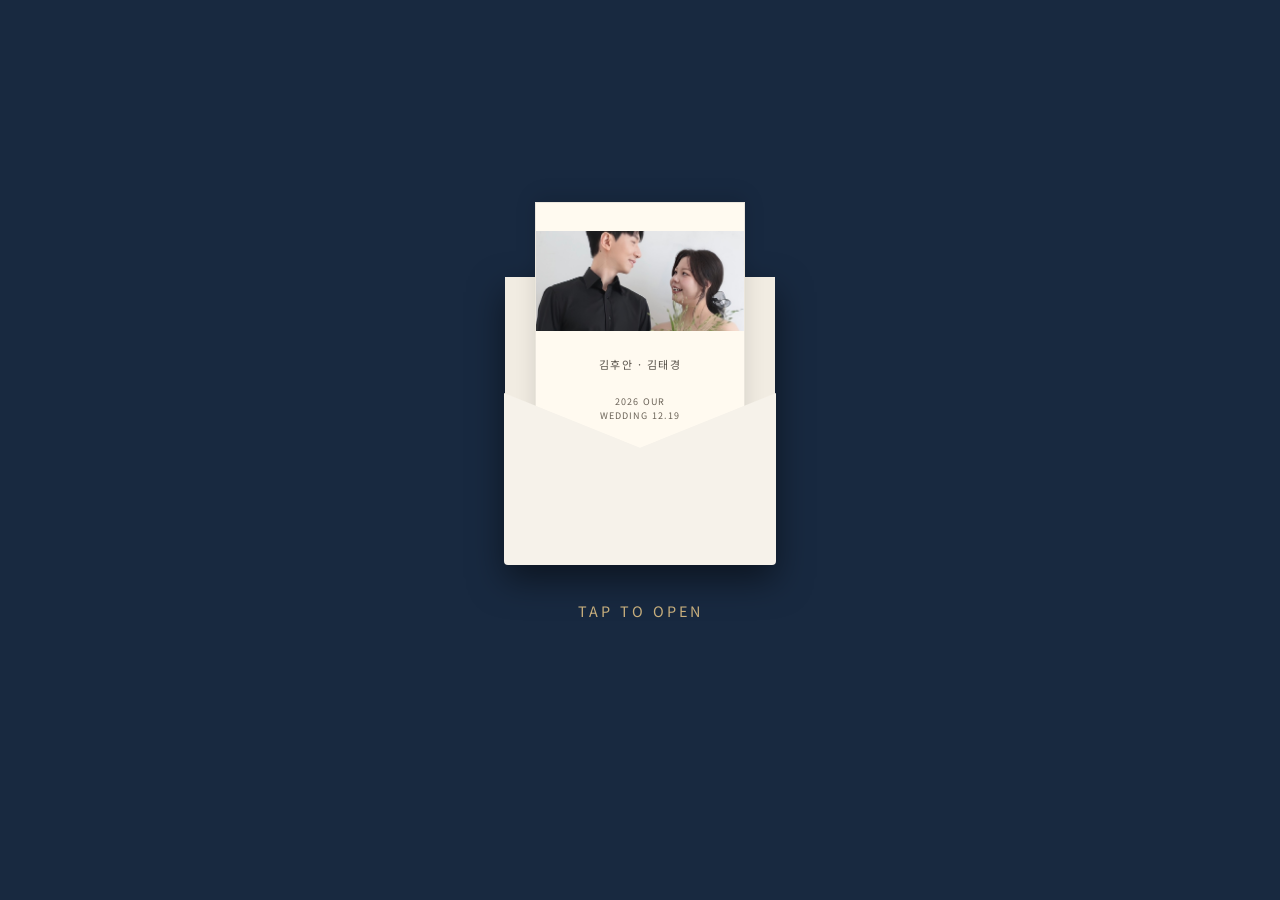
<file: index.html>
<!DOCTYPE html>
<html lang="ko">
<head>
    <script charset="UTF-8" class="daum_roughmap_loader_script" src="https://t1.kakaocdn.net/kakaomapweb/roughmap/loader/prod/roughmapLoader.js"></script>

  <meta charset="UTF-8">
  <meta name="viewport"
      content="width=device-width, initial-scale=1.0, maximum-scale=1.0, user-scalable=no">

  <!-- 🔻신랑 신부 이름 기입 -->
  <title>김후안 • 김태경 결혼합니다</title>
  <meta property="og:type" content="website">

                               <!-- 🔻신랑 신부 이름 기입 -->
  <meta property="og:title" content="김후안 ᰔ 김태경 결혼합니다">

                                               <!-- 🔻예식일시 홀이름 기입 -->
  <meta property="og:description" content="2026년 12월 19일 오후 12시 30분 | 더베르G 2층 단독홀">
<meta property="og:image" content="images/kakao-thumb.jpg?v=2">
<meta property="og:image:secure_url" content="images/kakao-thumb.jpg?v=2">
<meta property="og:image:type" content="image/jpeg">
<meta property="og:image:width" content="800">
<meta property="og:image:height" content="400">
 <link rel="preconnect" href="https://fonts.googleapis.com">
<link rel="preconnect" href="https://fonts.gstatic.com" crossorigin>
<link href="https://fonts.googleapis.com/css2?family=Nanum+Myeongjo:wght@400;700&family=Noto+Sans+KR:wght@300;400;500&display=swap" rel="stylesheet">

    <link rel="stylesheet" href="style.css">
</head>
<body>
  <div id="intro-overlay" class="loading" onclick="openEnvelope()">
    <div class="envelope-wrapper">
      <div class="envelope">
        <div class="letter-sheet card-style">

  <div class="card-photos">
    <img src="images/card-photo.jpg" alt="카드 사진">
  </div>

  <div class="card-names">

<!-- 🔻신랑 신부 영어 이름 기입 -->
    <span>김후안</span>
    <span>·</span>
    <span>김태경</span>
  </div>

  <div class="card-bottom">

<!-- 🔻예식일시 기입 -->
    <span>2026</span>
    <span>OUR<br>WEDDING</span>
    <span>12.19</span>
  </div>

</div>
      </div>
      <p class="click-notice">TAP TO OPEN</p>
    </div>
  </div>
  <div id="main-content">
    <div id="top-sticky-bar">
      <audio id="bgm" loop>
        <source src="music/bgm.mp3" type="audio/mp3">
      </audio>
      <button id="bgm-btn" onclick="toggleBgm()">🎵 Music Off</button>
    </div>
    <section class="main-cover">
      <div class="cover-text">
        <span class="wedding-title">THE WEDDING DAY</span>

                        <!-- 🔻신랑 신부 이름 기입 -->
        <h1 class="main-names">김후안 · 김태경</h1>
        <p class="main-date-place">

            <!-- 🔻예식일시 홀이름 기입 -->
          2026. 12. 19 토요일 오후 12시 30분<br>
          더베르G | 2층 단독홀
        </p>
      </div>
      <div class="main-photo-area">
        <img src="images/main.jpg" alt="메인 웨딩 사진" onerror="this.style.display='none';">
      </div>
    </section>
    <section class="countdown-timer-section">

                        <!-- 🔻신랑 신부 이름 기입 -->
      <div class="dday-title">김후안과 김태경의 결혼식까지</div>
      <div id="dday-counter" class="dday-badge">D-DAY 계산중...</div>
      <div class="timer-container">
        <div class="time-box"><span id="timer-days">00</span><label>DAYS</label></div>
        <div class="time-divider">:</div>
        <div class="time-box"><span id="timer-hours">00</span><label>HOURS</label></div>
        <div class="time-divider">:</div>
        <div class="time-box"><span id="timer-min">00</span><label>MIN</label></div>
        <div class="time-divider">:</div>
        <div class="time-box"><span id="timer-sec">00</span><label>SEC</label></div>
      </div>
    </section>
    <section class="content-section invitation-section">
      <span class="section-sub">INVITATION</span>
      <h2 class="section-title">소중한 분들을 초대합니다</h2>
      <div class="flower-deco"></div>
      <p class="invitation-text">

        <!-- 🔻인용문 작성 / <br> 한줄건너뛰기 -->
        "인생은 결국,<br>
        우리가 만나는 사람들의 이야기다."<br>
         영화『Before Sunrise』<br>
      </p>
      <div class="quote-photo">
    <img src="images/hand.jpg" alt="손 잡는 사진">
</div>
       <p class="invitation-text">

        <!-- 🔻인사문구 작성 -->
        수많은 우연 가운데<br>
        서로를 알아본 두 사람이<br>
        이제 평생 서로의 곁에 머물기로 했습니다.<br><br>
        저희 두 사람이 하나가 되는 뜻깊은 날,<br>
        귀한 걸음 하시어 저희의 새로운 시작을<br>
        따뜻한 마음으로 축복해 주시면 감사하겠습니다.
      </p>
      <div class="family-relations">

              <!-- 🔻혼주 성함과 신랑 신부 이름 기입 -->
        <p><b>김승남 · 양귀자</b> 의 장남 <span class="name-highlight">김후안</span></p>
        <p><b>김우회 · 김수영</b> 의 장녀 <span class="name-highlight">김태경</span></p>
      </div>
    </section>
   <section class="content-section calendar-section">
  <h3 id="calendar-month" class="calendar-month"></h3>

  <div class="mini-calendar">
    <div class="calendar-grid headers">
      <span>일</span>
      <span>월</span>
      <span>화</span>
      <span>수</span>
      <span>목</span>
      <span>금</span>
      <span>토</span>
    </div>

    <div id="calendar-days" class="calendar-grid days"></div>
  </div>
 
                       <!-- 🔻신랑 신부 이름 기입 -->
  <p class="countdown-text">후안 ᰔ 태경의 결혼식이 <b>달력에 표시된 날</b>에 진행됩니다.
  </p>
</section>

    <section class="content-section gallery-section">
      <span class="section-sub">GALLERY</span>
      <h2 class="section-title">우리의 아름다운 순간</h2>
      <p class="gallery-notice">사진을 클릭하면 크게 보실 수 있습니다.</p>
      <div class="gallery-container">
        <div class="gallery-item"><img src="images/photo1.jpg" alt="갤러리1" onclick="openModal(0)" onerror="this.parentNode.style.display='none';"></div>
        <div class="gallery-item"><img src="images/photo2.jpg" alt="갤러리2" onclick="openModal(1)" onerror="this.parentNode.style.display='none';"></div>
        <div class="gallery-item"><img src="images/photo3.jpg" alt="갤러리3" onclick="openModal(2)" onerror="this.parentNode.style.display='none';"></div>
         <div class="gallery-item"><img src="images/photo4.jpg" alt="갤러리4" onclick="openModal(3)" onerror="this.parentNode.style.display='none';"></div>
         <div class="gallery-item"><img src="images/photo5.jpg" alt="갤러리5" onclick="openModal(4)" onerror="this.parentNode.style.display='none';"></div>
         <div class="gallery-item"><img src="images/photo6.jpg" alt="갤러리6" onclick="openModal(5)" onerror="this.parentNode.style.display='none';"></div>
         <div class="gallery-item"><img src="images/photo7.jpg" alt="갤러리7" onclick="openModal(6)" onerror="this.parentNode.style.display='none';"></div>
         <div class="gallery-item"><img src="images/photo8.jpg" alt="갤러리8" onclick="openModal(7)" onerror="this.parentNode.style.display='none';"></div>
         <div class="gallery-item"><img src="images/photo9.jpg" alt="갤러리9" onclick="openModal(8)" onerror="this.parentNode.style.display='none';"></div>
         <div class="gallery-item"><img src="images/photo10.jpg" alt="갤러리10" onclick="openModal(9)" onerror="this.parentNode.style.display='none';"></div>
         <div class="gallery-item"><img src="images/photo11.jpg" alt="갤러리11" onclick="openModal(10)" onerror="this.parentNode.style.display='none';"></div>
         <div class="gallery-item"><img src="images/photo12.jpg" alt="갤러리12" onclick="openModal(11)" onerror="this.parentNode.style.display='none';"></div>
         <div class="gallery-item"><img src="images/photo13.jpg" alt="갤러리13" onclick="openModal(12)" onerror="this.parentNode.style.display='none';"></div>
         <div class="gallery-item"><img src="images/photo14.jpg" alt="갤러리14" onclick="openModal(13)" onerror="this.parentNode.style.display='none';"></div>
         <div class="gallery-item"><img src="images/photo15.jpg" alt="갤러리15" onclick="openModal(14)" onerror="this.parentNode.style.display='none';"></div>

<!-- 🔻현재 사진이 9장으로 되어있습니다 / 사진 더 추가시 아래의 <div ~ </div> 까지를 복사 붙여넣기 후
photo번호, 갤러리번호, openModal(번호) 총 3개를 꼭 변경해주세요 -->

         

<!-- 🔻아래에 연결해서 붙여넣기 해주세요 -->

            </div>
        </section>
    <section class="content-section location-section">
      <span class="section-sub">LOCATION</span>
      <h2 class="section-title">오시는 길</h2>
      <div class="map-area">
        <div id="daumRoughmapContainer1790590169029" class="root_daum_roughmap root_daum_roughmap_landing"></div>
      </div>
      <div class="location-details">
        <h3 class="hall-name">더베르G</h3>
        <div class="transport-info">

                  <!-- 🔻오시는 길 안내 문구 작성 -->
          <p><b>지하철</b> 2·5호선 영등포구청역 4번 출구에서 566m</p>
              <p><b>버 스</b> 서울시립청소년 문화센터[19-439] : 간선660<br>
              <span class="transport-indent">하이서울유스호스텔[19-127] : 일반 5</span><br>
              <span class="transport-indent">신화병원[19-121] : 좌석700, 간선605, 간선661, 간선760, 지선5616, 지선5714</span><br>
              <span class="transport-indent">삼환아파트[19-125] : 직행9030, 직행8000</span>
          </p>
          <p>
              <b>자가용</b> 네비게이션 [더베르G] 검색<br>
              <span class="transport-indent">국회대로 612 2층 / 당산동 34가 2-7</span><br>
              <span class="transport-indent">(주차 2시간 무료, 400대 주차 가능)</span>
          </p>  
          <p style="white-space: nowrap;"><b>셔틀버스</b> 영등포구청역 5번출구 뒷편 ⇔ 더베르G 주차장 입구 좌측</p>
        </div>
      </div>
     <div class="map-buttons">

                <!-- 🔻각 어플로 들어가서 공유하기 후 나오는 주소 복사 후 "https:// ~" 안에 붙여넣기 진행 -->
                <a href="https://place.map.kakao.com/344245328J" target="_blank" class="map-btn kakao">카카오맵</a>
                <a href="https://naver.me/FNIA9oNn" target="_blank" class="map-btn naver">네이버지도</a>
                <a href="https://tmap.life/eb239f11" target="_blank" class="map-btn tmap">T맵</a>
            </div>
        </section>
    <section class="content-section account-section">
      <span class="section-sub">INFORMATION</span>
      <h2 class="section-title">마음 전하실 곳</h2>
      <p class="account-intro">
        참석이 어려우신 분들을 위해 비대면으로나마<br>
        마음을 전하실 수 있도록 안내드립니다.<br>
        보내주신 정성 소중히 간직하겠습니다.<br><br>

       <!-- 🔻화환 가능하다면 아래 문구 삭제 해주세요 / </p>는 절대 삭제하면 안됨 -->
        
      </p>
      <div class="accordion-container">
        <div class="accordion-item">
          <button class="accordion-header" onclick="toggleAccordion(this)">
            <span>신랑측 계좌번호</span>
            <span class="arrow">▼</span>
          </button>
          <div class="accordion-content">
            <div class="account-row">

              <!-- 🔻신랑 계좌번호 기입 -->
              <span>신랑 | 김후안<br><b>우리은행 1002-734-137860</b></span>

                                                     <!-- 🔻신랑 계좌번호 기입 -->
              <button class="copy-btn" onclick="copyText('우리은행 1002-734-137860')">복사</button></div>


            <div class="account-row">
              <span>혼주 | 김승남<br><b>국민은행 047-05-0026-216</b></span>
              <button class="copy-btn" onclick="copyText('국민은행 047-05-0026-216')">복사</button></div>


            <div class="account-row">
              <span>혼주 | 양귀자<br><b>기업은행 081-071826-01-011</b></span>
              <button class="copy-btn" onclick="copyText('기업은행 081-071826-01-011')">복사</button></div>


            </div>
          </div>
        </div>
        <div class="accordion-container">
        <div class="accordion-item">
          <button class="accordion-header" onclick="toggleAccordion(this)">
            <span>신부측 계좌번호</span>
            <span class="arrow">▼</span>
          </button>
          <div class="accordion-content">
            <div class="account-row">

              <!-- 🔻신부 계좌번호 기입 -->
              <span>신부 | 김태경<br><b>하나은행 141-910247-17407</b></span>

                                                     <!-- 🔻신부 계좌번호 기입 -->
              <button class="copy-btn" onclick="copyText('하나은행 141-910247-17407')">복사</button></div>


            <div class="account-row">
              <span>혼주 | 김우회<br><b>하나은행 117-18-30885-4</b></span>
              <button class="copy-btn" onclick="copyText('하나은행 117-18-30885-4')">복사</button></div>


            <div class="account-row">
              <span>혼주 | 김수영<br><b>하나은행 374-19-00506-2</b></span>
              <button class="copy-btn" onclick="copyText('하나은행 374-19-00506-2')">복사</button></div>


          </div>
        </div>
      </div>
    </section>
    <footer class="wedding-footer">

     <!-- 🔻신랑 신부 이름 / 예식 날짜 기입 -->
      <p>김후안 ♡ 김태경 - 2026.12.19</p>
    </footer>
  </div>
  <div id="image-modal" class="modal" onclick="closeModal()">
    <span class="modal-close" onclick="closeModal()">&times;</span>
    <button class="modal-prev" onclick="event.stopPropagation(); changePhoto(-1)">‹</button>
    <img class="modal-content"
     id="modal-img"
     alt="확대 이미지"
     draggable="false"
     onclick="event.stopPropagation()">
    <div id="modal-counter" class="modal-counter"></div>
    <button class="modal-next" onclick="event.stopPropagation(); changePhoto(1)">›</button>
  </div>
  <script src="https://ssl.daumcdn.net/dmaps/map_js_init/roughmapLoader.js"></script>
  <script src="script.js"></script>
</body>
</html>
</file>
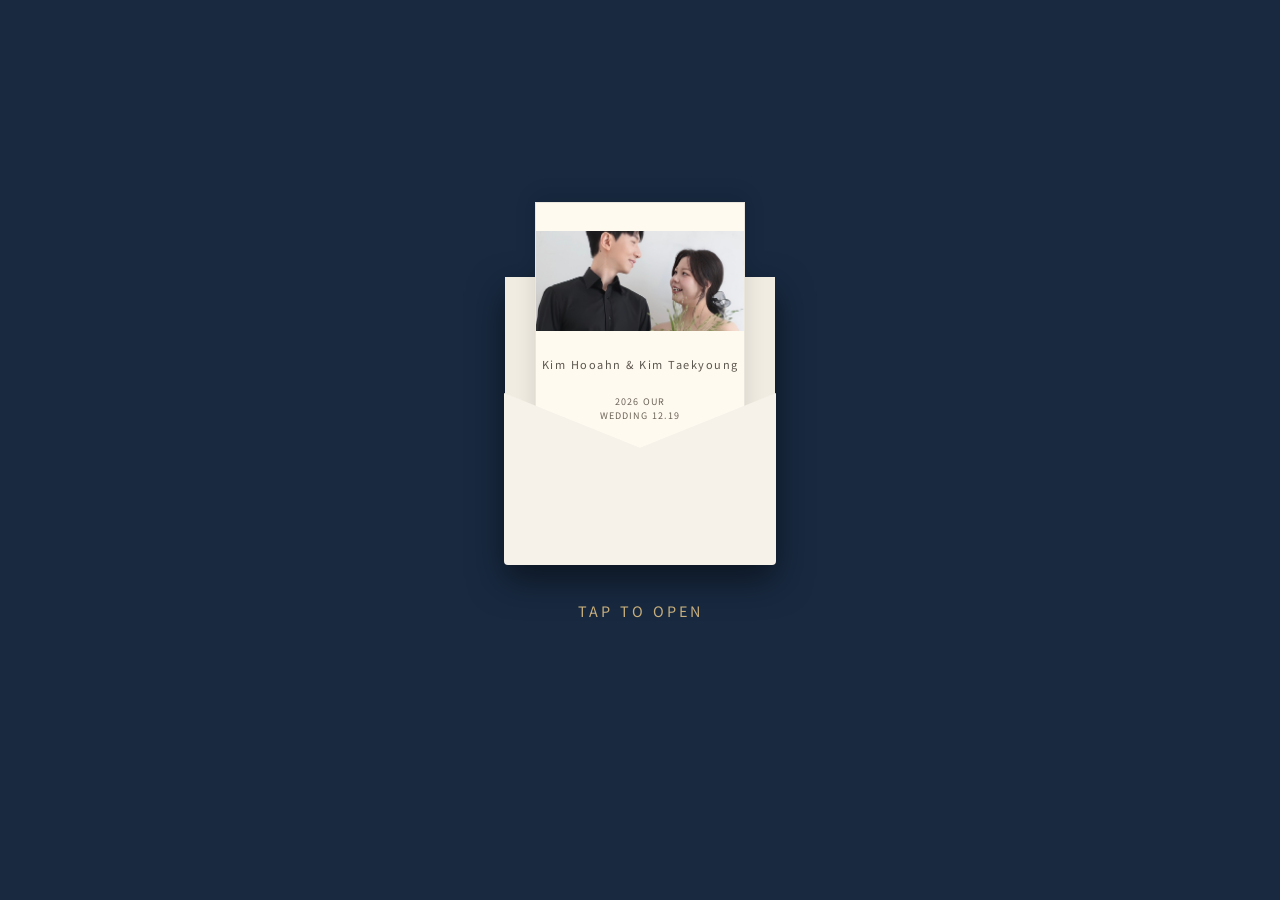
<file: online_viewer_net.html>
<!DOCTYPE html>
<html lang="ko">
<head>
  <meta charset="UTF-8">
  <meta name="viewport"
      content="width=device-width, initial-scale=1.0, maximum-scale=1.0, user-scalable=no">

  <!-- 🔻신랑 신부 이름 기입 -->
  <title>김후안 • 김태경 결혼합니다</title>
  <meta property="og:type" content="website">

                               <!-- 🔻신랑 신부 이름 기입 -->
  <meta property="og:title" content="김후안 ᰔ 김태경 결혼합니다">

                                               <!-- 🔻예식일시 홀이름 기입 -->
  <meta property="og:description" content="2026년 12월 19일 오후 12시 30분 | 더베르G 단독홀">
<meta property="og:image" content="images/kakao-thumb.jpg">
<meta property="og:image:secure_url" content="images/kakao-thumb.jpg">
<meta property="og:image:type" content="image/jpeg">
<meta property="og:image:width" content="800">
<meta property="og:image:height" content="400">
 <link rel="preconnect" href="https://fonts.googleapis.com">
<link rel="preconnect" href="https://fonts.gstatic.com" crossorigin>
<link href="https://fonts.googleapis.com/css2?family=Nanum+Myeongjo:wght@400;700&family=Noto+Sans+KR:wght@300;400;500&display=swap" rel="stylesheet">

    <link rel="stylesheet" href="style.css">
</head>
<body>
  <div id="intro-overlay" class="loading" onclick="openEnvelope()">
    <div class="envelope-wrapper">
      <div class="envelope">
        <div class="letter-sheet card-style">

  <div class="card-photos">
    <img src="images/card-photo.jpg" alt="카드 사진">
  </div>

  <div class="card-names">

<!-- 🔻신랑 신부 영어 이름 기입 -->
    <span>Kim Hooahn</span>
    <span>&</span>
    <span>Kim Taekyoung</span>
  </div>

  <div class="card-bottom">

<!-- 🔻예식일시 기입 -->
    <span>2026</span>
    <span>OUR<br>WEDDING</span>
    <span>12.19</span>
  </div>

</div>
      </div>
      <p class="click-notice">TAP TO OPEN</p>
    </div>
  </div>
  <div id="main-content">
    <div id="top-sticky-bar">
      <audio id="bgm" loop>
        <source src="music/bgm.mp3" type="audio/mp3">
      </audio>
      <button id="bgm-btn" onclick="toggleBgm()">🎵 Music Off</button>
    </div>
    <section class="main-cover">
      <div class="cover-text">
        <span class="wedding-title">THE WEDDING DAY</span>

                        <!-- 🔻신랑 신부 이름 기입 -->
        <h1 class="main-names">김후안 · 김태경</h1>
        <p class="main-date-place">

            <!-- 🔻예식일시 홀이름 기입 -->
          2026. 12. 19 토요일 오후 12시 30분<br>
          더베르G | 2층 단독홀
        </p>
      </div>
      <div class="main-photo-area">
        <img src="images/main.jpg" alt="메인 웨딩 사진" onerror="this.style.display='none';">
      </div>
    </section>
    <section class="countdown-timer-section">

                        <!-- 🔻신랑 신부 이름 기입 -->
      <div class="dday-title">김후안과 김태경의 결혼식까지</div>
      <div id="dday-counter" class="dday-badge">D-DAY 계산중...</div>
      <div class="timer-container">
        <div class="time-box"><span id="timer-days">00</span><label>DAYS</label></div>
        <div class="time-divider">:</div>
        <div class="time-box"><span id="timer-hours">00</span><label>HOURS</label></div>
        <div class="time-divider">:</div>
        <div class="time-box"><span id="timer-min">00</span><label>MIN</label></div>
        <div class="time-divider">:</div>
        <div class="time-box"><span id="timer-sec">00</span><label>SEC</label></div>
      </div>
    </section>
    <section class="content-section invitation-section">
      <span class="section-sub">INVITATION</span>
      <h2 class="section-title">소중한 분들을 초대합니다</h2>
      <div class="flower-deco"></div>
      <p class="invitation-text">

        <!-- 🔻인용문 작성 / <br> 한줄건너뛰기 -->
        "사랑은 서로를 마주보는게 아니라,<br>
        함께 같은 방향을 바라보는 것이다."<br>
        『생텍쥐페리』<br>
      </p>
      <div class="quote-photo">
    <img src="images/hand.jpg" alt="손 잡는 사진">
</div>
       <p class="invitation-text">

        <!-- 🔻인사문구 작성 -->
        서로 다른 길을 걸어온 두 사람이<br>
        이제 같은 방향을 바라보며<br>
        평생을 함께하고자 합니다.<br><br>
        저희 두 사람이 하나가 되는 뜻깊은 날,<br>
        귀한 걸음 하시어 저희의 새로운 시작을<br>
        따뜻한 마음으로 축복해 주시면 감사하겠습니다.
      </p>
      <div class="family-relations">

              <!-- 🔻혼주 성함과 신랑 신부 이름 기입 -->
        <p><b>김승남 · 양귀자</b> 의 장남 <span class="name-highlight">김후안</span></p>
        <p><b>김우회 · 김수영</b> 의 장녀 <span class="name-highlight">김태경</span></p>
      </div>
    </section>
   <section class="content-section calendar-section">
  <h3 id="calendar-month" class="calendar-month"></h3>

  <div class="mini-calendar">
    <div class="calendar-grid headers">
      <span>일</span>
      <span>월</span>
      <span>화</span>
      <span>수</span>
      <span>목</span>
      <span>금</span>
      <span>토</span>
    </div>

    <div id="calendar-days" class="calendar-grid days"></div>
  </div>
 
                       <!-- 🔻신랑 신부 이름 기입 -->
  <p class="countdown-text">김후안 ᰔ 김태경의 결혼식이 <b>달력에 표시된 날</b>에 진행됩니다.
  </p>
</section>

    <section class="content-section gallery-section">
      <span class="section-sub">GALLERY</span>
      <h2 class="section-title">우리의 아름다운 순간</h2>
      <p class="gallery-notice">사진을 클릭하면 크게 보실 수 있습니다.</p>
      <div class="gallery-container">
        <div class="gallery-item"><img src="images/photo1.jpg" alt="갤러리1" onclick="openModal(0)" onerror="this.parentNode.style.display='none';"></div>
        <div class="gallery-item"><img src="images/photo2.jpg" alt="갤러리2" onclick="openModal(1)" onerror="this.parentNode.style.display='none';"></div>
        <div class="gallery-item"><img src="images/photo3.jpg" alt="갤러리3" onclick="openModal(2)" onerror="this.parentNode.style.display='none';"></div>
         <div class="gallery-item"><img src="images/photo4.jpg" alt="갤러리4" onclick="openModal(3)" onerror="this.parentNode.style.display='none';"></div>
         <div class="gallery-item"><img src="images/photo5.jpg" alt="갤러리5" onclick="openModal(4)" onerror="this.parentNode.style.display='none';"></div>
         <div class="gallery-item"><img src="images/photo6.jpg" alt="갤러리6" onclick="openModal(5)" onerror="this.parentNode.style.display='none';"></div>
         <div class="gallery-item"><img src="images/photo7.jpg" alt="갤러리7" onclick="openModal(6)" onerror="this.parentNode.style.display='none';"></div>
         <div class="gallery-item"><img src="images/photo8.jpg" alt="갤러리8" onclick="openModal(7)" onerror="this.parentNode.style.display='none';"></div>

<!-- 🔻현재 사진이 9장으로 되어있습니다 / 사진 더 추가시 아래의 <div ~ </div> 까지를 복사 붙여넣기 후
photo번호, 갤러리번호, openModal(번호) 총 3개를 꼭 변경해주세요 -->

         <div class="gallery-item"><img src="images/photo9.jpg" alt="갤러리9" onclick="openModal(8)" onerror="this.parentNode.style.display='none';"></div>

<!-- 🔻아래에 연결해서 붙여넣기 해주세요 -->

            </div>
        </section>
    <section class="content-section location-section">
      <span class="section-sub">LOCATION</span>
      <h2 class="section-title">오시는 길</h2>
      <div class="map-area">
        <div id="daumRoughmapContainer1781420580863" class="root_daum_roughmap root_daum_roughmap_landing"></div>
      </div>
      <div class="location-details">
        <h3 class="hall-name">더베르G</h3>
        <div class="transport-info">

                  <!-- 🔻오시는 길 안내 문구 작성 -->
          <p><b>지하철</b> 2호선,5호선 영등포구청역 4번 출구에서 566m(도보7분)<br>
          <span class="transport-indent"></span></p>
          <p><b>버 스</b> 서울시립청소년 문화센터[19-439] : 간선660<br>
          <span class="transport-indent">하이서울유스호스텔[19-127] : 일반 5</span></p>
          <span class="transport-indent">신화병원[19-121] : 좌석700, 간선605, 간선661,</span></p>
          <span class="transport-indent">&nbsp;&nbsp;&nbsp;&nbsp;&nbsp;&nbsp;&nbsp;&nbsp;&nbsp;&nbsp;&nbsp;&nbsp;&nbsp;&nbsp;&nbsp;&nbsp;&nbsp;&nbsp;&nbsp;&nbsp;&nbsp;&nbsp;&nbsp;&nbsp;&nbsp;&nbsp;&nbsp;&nbsp;&nbsp;&nbsp;&nbsp;&nbsp;&nbsp;&nbsp;&nbsp;&nbsp;&nbsp;간선760, 지선5616, 지선5714</span></p>
          <span class="transport-indent">삼환아파트[19-125] : 직행9030, 직행8000</span></p><br>
          <p><b>자가용</b> 네비게이션 [더베르G] 검색<br>
          <span class="transport-indent">국회대로 612 2층 / 당산동 34가 2-7</span></p>
          <span class="transport-indent">(주차 2시간 무료, 400대 주차 가능)</span></p>
          <p><b>셔틀버스&nbsp;</b> 영등포구청역 5번출구 뒷편 ⇔ 더베르G 주차장 입구 좌측<br>
        </div>
      </div>
     <div class="map-buttons">

                <!-- 🔻각 어플로 들어가서 공유하기 후 나오는 주소 복사 후 "https:// ~" 안에 붙여넣기 진행 -->
                <a href="https://place.map.kakao.com/344245328J" target="_blank" class="map-btn kakao">카카오맵</a>
                <a href="https://naver.me/FNIA9oNn" target="_blank" class="map-btn naver">네이버지도</a>
                <a href="https://tmap.life/eb239f11" target="_blank" class="map-btn tmap">T맵</a>
            </div>
        </section>
    <section class="content-section account-section">
      <span class="section-sub">INFORMATION</span>
      <h2 class="section-title">마음 전하실 곳</h2>
      <p class="account-intro">
        참석이 어려우신 분들을 위해 비대면으로나마<br>
        마음을 전하실 수 있도록 안내드립니다.<br>
        보내주신 정성 소중히 간직하겠습니다.<br><br>

       <!-- 🔻화환 가능하다면 아래 문구 삭제 해주세요 / </p>는 절대 삭제하면 안됨 -->
        예식장 규정상 화환 반입 및 설치가<br>
        불가한 점 양해 부탁드립니다.
      </p>
      <div class="accordion-container">
        <div class="accordion-item">
          <button class="accordion-header" onclick="toggleAccordion(this)">
            <span>신랑측 계좌번호</span>
            <span class="arrow">▼</span>
          </button>
          <div class="accordion-content">
            <div class="account-row">

              <!-- 🔻신랑 계좌번호 기입 -->
              <span>신랑 | 신랑이름<br><b>하나은행 0000-0000-0000</b></span>

                                                     <!-- 🔻신랑 계좌번호 기입 -->
              <button class="copy-btn" onclick="copyText('하나은행 0000-0000-0000')">복사</button>

<!-- 🔻혼주/아버지 계좌번호 기입시 이줄 삭제 후 성함 계좌 변경
            <div class="account-row">
              <span>혼주 | 어머니<br><b>하나은행 0000-0000-0000</b></span>
              <button class="copy-btn" onclick="copyText('카카오뱅크 0000-0000-0000')">복사</button>
🔻혼주/아버지 계좌번호 기입시 이줄 삭제 -->

<!-- 🔻혼주/어머니 계좌번호 기입시 이줄 삭제 후 성함 계좌 변경
            <div class="account-row">
              <span>혼주 | 어머니<br><b>하나은행 0000-0000-0000</b></span>
              <button class="copy-btn" onclick="copyText('카카오뱅크 0000-0000-0000')">복사</button>
🔻혼주/어머니 계좌번호 기입시 이줄 삭제 -->

            </div>
          </div>
        </div>
        <div class="accordion-item">
          <button class="accordion-header" onclick="toggleAccordion(this)">
            <span>신부측 계좌번호</span>
            <span class="arrow">▼</span>
          </button>
          <div class="accordion-content">
            <div class="account-row">

              <!-- 🔻신부 계좌번호 기입 -->
              <span>신부 | 신부이름<br><b>카카오뱅크 0000-0000-0000</b></span>

                                                     <!-- 🔻신부 계좌번호 기입 -->
              <button class="copy-btn" onclick="copyText('카카오뱅크 0000-0000-0000')">복사</button>
            </div>

<!-- 🔻혼주/아버지 계좌번호 기입시 이줄 삭제 후 성함 계좌 변경
            <div class="account-row">
              <span>혼주 | 아버지<br><b>카카오뱅크 0000-0000-0000</b></span>
              <button class="copy-btn" onclick="copyText('카카오뱅크 0000-0000-0000')">복사</button>
🔻혼주/아버지 계좌번호 기입시 이줄 삭제 -->

<!-- 🔻혼주/어머니 계좌번호 기입시 이줄 삭제 후 성함 계좌 변경
            <div class="account-row">
              <span>혼주 | 어머니<br><b>카카오뱅크 0000-0000-0000</b></span>
              <button class="copy-btn" onclick="copyText('카카오뱅크 0000-0000-0000')">복사</button>
🔻혼주/어머니 계좌번호 기입시 이줄 삭제 -->

          </div>
        </div>
      </div>
    </section>
    <footer class="wedding-footer">

     <!-- 🔻신랑 신부 이름 / 예식 날짜 기입 -->
      <p>김후안 ♡ 김태경 - 2026.12.19</p>
    </footer>
  </div>
  <div id="image-modal" class="modal" onclick="closeModal()">
    <span class="modal-close" onclick="closeModal()">&times;</span>
    <button class="modal-prev" onclick="event.stopPropagation(); changePhoto(-1)">‹</button>
    <img class="modal-content"
     id="modal-img"
     alt="확대 이미지"
     draggable="false"
     onclick="event.stopPropagation()">
    <div id="modal-counter" class="modal-counter"></div>
    <button class="modal-next" onclick="event.stopPropagation(); changePhoto(1)">›</button>
  </div>
  <script src="https://ssl.daumcdn.net/dmaps/map_js_init/roughmapLoader.js"></script>
  <script src="script.js"></script>
</body>
</html>
</file>
<file: style.css>
/* ================
   🌿 모바일 청첩장 (절대로 건들지 마세요)
================ */
/* 기본 설정 */
* {
  margin: 0;
  padding: 0;
  box-sizing: border-box;
}

html,
body {
  width: 100%;
  min-height: 100%;
  background-color: #182940;
  color: #e2e8f0;
  font-family: 'Noto Sans KR', -apple-system, sans-serif;
  line-height: 1.6;
  overflow-x: hidden;
}

#main-content {
  display: none;
  max-width: 420px;
  width: calc(100% - 32px);
  margin: 40px auto;
  background-color: #ffffff;
  color: #333333;
  border-radius: 12px;
  box-shadow: 0 10px 30px rgba(0, 0, 0, 0.25);
  overflow: hidden;
  position: relative;
  z-index: 5;
}

/* 폰트 */
.section-title,
.section-sub,
.wedding-title,
.main-names,
.calendar-month,
.dday-title {
  font-family: 'Nanum Myeongjo', serif;
  font-weight: 400;
  letter-spacing: 1.25px;
}
.invitation-text {
  font-family: 'Nanum Myeongjo', serif;
  font-weight: 400;
  line-height: 2.2;
  color: #4a4740;
}

/* =================
   1. 인트로 봉투
================= */
#intro-overlay {
  position: fixed;
  inset: 0;
  width: 100%;
  height: 100%;
  background-color: #182940;
  z-index: 10000;
  display: flex;
  justify-content: center;
  align-items: center;
}
.envelope-wrapper {
  position: relative;
  text-align: center;
  transform: translateY(35px);
  cursor: pointer;
  width: 100%;
  max-width: 320px;
  margin: 0 auto;
  display: flex;
  flex-direction: column;
  align-items: center;
  justify-content: center;
  animation: envelopeFadeUp 1.2s cubic-bezier(0.25, 1, 0.5, 1) 0.2s forwards;
}
.envelope {
  position: relative;
  width: 270px;
  height: 287px;
  background-color: #f1ece2;
  border-radius: 0 0 4px 4px;
  box-shadow: 0 15px 35px rgba(0, 0, 0, 0.5);
}
.envelope .letter-sheet {
  position: absolute;
  left: 30px;
  right: 30px;
  top: 38px;
  height: 250px;
  background: #fffaf0;
  border: 1px solid rgba(0,0,0,0.08);
  z-index: 2;
  box-shadow: 0 -5px 20px rgba(0, 0, 0, 0.12);
  display: flex;
  flex-direction: column;
  justify-content: center;
  align-items: center;
  gap: 15px;
  animation: sheetSlideUp 2.3s cubic-bezier(0.25, 1, 0.5, 1) 1s forwards;
}
.envelope {
  margin: 0 auto;
}
.envelope::after {
  content: "";
  position: absolute;
  bottom: -1px;
  left: -1px;
  right: -1px;
  height: 195px;
  background: #f6f2ea;
  clip-path: polygon(0 12%, 50% 40%, 100% 12%, 100% 100%, 0 100%);
  border-top: 1px solid #e2e8f0;
  border-radius: 0 0 4px 4px;
  z-index: 4;
}
.envelope-name {
  font-family: 'Nanum Myeongjo', serif;
  font-size: 1.15rem;
  font-weight: 700;
  color: #182940;
  letter-spacing: 1.5px;
  opacity: 0;
  animation: textFadeIn 1.2s ease forwards 0.8s;
}
.envelope-date {
  font-size: 0.85rem;
  font-weight: 400;
  color: #64748b;
  letter-spacing: 2px;
  opacity: 0;
  animation: textFadeIn 1.2s ease forwards 1s;
}
.envelope-sub {
  font-family: 'Nanum Myeongjo', serif;
  font-size: 0.8rem;
  color: #94a3b8;
  letter-spacing: 1px;
  opacity: 0;
  animation: textFadeIn 1.2s ease forwards 1.2s;
}
.click-notice {
  position: relative;
  margin-top: 35px;
  font-size: 0.9rem;
  color: #c7ae7c;
  letter-spacing: 3px;
  opacity: 0;
  animation: noticeFadeIn 1s ease forwards 0.9s, noticeBounce 2s ease-in-out infinite;
}
/* =================
   2. 메인 커버
================= */
#top-sticky-bar {
  width: 100%;
  padding: 15px 20px;
  display: flex;
  justify-content: flex-end;
  position: sticky;
  top: 0;
  z-index: 10;
}
#bgm-btn {
  background: rgba(255, 255, 255, 0.8);
  border: 1px solid #e0dcd3;
  padding: 6px 14px;
  border-radius: 30px;
  font-size: 0.75rem;
  color: #615e56;
  cursor: pointer;
  backdrop-filter: blur(4px);
}
.main-cover {
  background-color: #ffffff;
  padding: 40px 24px 60px;
  text-align: center;
  border-bottom: 1px solid #eeebe3;
}
.cover-text {
  margin-bottom: 40px;
}
.wedding-title {
  font-size: 0.75rem;
  letter-spacing: 5px;
  color: #8c826e;
  display: inline-block;
  margin-bottom: 15px;
}
.main-names {
  font-size: 1.75rem;
  font-weight: 300;
  color: #1a2321;
  letter-spacing: 2px;
  margin-bottom: 15px;
}
.main-date-place {
  font-size: 0.85rem;
  color: #706b5f;
  letter-spacing: 0.5px;
}
.main-photo-area {
  width: 100%;
  border-radius: 4px;
  overflow: hidden;
  position: relative;
  background-color: #eceae4;
  box-shadow: 0 4px 15px rgba(0, 0, 0, 0.05);
}
.main-photo-area img {
  width: 100%;
  display: block;
  object-fit: cover;
}
/* =================
   3. 공통 섹션
================= */
.content-section {
  width: 100%;
  padding: 80px 24px;
  display: flex;
  flex-direction: column;
  align-items: center;
  text-align: center;
  border-bottom: 1px solid #eeebe3;
}
.section-sub {
  font-size: 0.75rem;
  letter-spacing: 3.5px;
  color: #8c826e;
  margin-bottom: 12px;
}
.section-title {
  font-size: 1.25rem;
  color: #2b2924;
  letter-spacing: 1px;
}
/* =================
   4. D-DAY 타이머
================= */
.countdown-timer-section {
  width: 100%;
  padding: 50px 24px;
  background-color: #ffffff;
  display: flex;
  flex-direction: column;
  align-items: center;
  text-align: center;
  border-bottom: 1px solid #eeebe3;
}
.dday-title {
  font-size: 0.85rem;
  color: #8c826e;
  letter-spacing: 1px;
  margin-bottom: 12px;
}
.dday-badge {
  font-size: 1.4rem;
  font-weight: 600;
  color: #1a2321;
  letter-spacing: 1px;
  margin-bottom: 25px;
}
.timer-container {
  display: flex;
  align-items: center;
  justify-content: center;
  gap: 8px;
  width: 100%;
  max-width: 320px;
}
.time-box {
  flex: 1;
  background-color: #f7f6f2;
  border-radius: 6px;
  padding: 12px 0 10px;
  display: flex;
  flex-direction: column;
  align-items: center;
  box-shadow: 0 2px 8px rgba(0, 0, 0, 0.02);
}
.time-box span {
  font-size: 1.3rem;
  font-weight: 500;
  color: #3b3934;
  font-variant-numeric: tabular-nums;
}
.time-box label {
  font-size: 0.6rem;
  color: #a19c91;
  letter-spacing: 1px;
  margin-top: 4px;
}
.time-divider {
  font-size: 1.1rem;
  color: #c4beb3;
  padding-bottom: 14px;
  font-weight: 300;
}
/* =================
   5. 초대글
================= */
.flower-deco {
  font-size: 1.2rem;
  margin: 25px 0;
}
.invitation-text {
  font-size: 0.9rem;
}
.family-relations {
  margin-top: 50px;
  width: 100%;
  max-width: 280px;
  border-top: 1px solid #e8e5dd;
  padding-top: 35px;
  display: flex;
  flex-direction: column;
  gap: 12px;
  font-size: 0.95rem;
  color: #59554c;
}
.name-highlight {
  font-weight: 500;
  color: #1a2321;
  margin-left: 4px;
}
/* =================
   6. 달력
================= */
.calendar-section {
  background-color: #f5f3ee;
}
.calendar-month {
  font-size: 1.2rem;
  letter-spacing: 2px;
  color: #1a2321;
  margin-bottom: 30px;
}
.mini-calendar {
  width: 100%;
  max-width: 300px;
}
.calendar-grid {
  display: grid;
  grid-template-columns: repeat(7, 14.28%);
  row-gap: 15px;
  text-align: center;
  font-size: 0.85rem;
}
.headers {
  font-weight: 500;
  color: #706b5f;
  border-bottom: 1px solid #e0dcd5;
  padding-bottom: 10px;
  margin-bottom: 15px;
}
.headers span:first-child,
.days span:nth-child(7n+1) {
  color: #b85c5c;
}
.days span {
  color: #4f4c44;
  padding: 4px 0;
  display: inline-block;
}
.days .wedding-day {
  position: relative;
  color: #1a2321;
  font-weight: bold;
  background-color: transparent;
  z-index: 1;
}
.days .wedding-day::before {
  content: "♥";
  position: absolute;
  top: 50%;
  left: 50%;
  transform: translate(-50%, -50%);
  font-size: 3.25rem;
  color: #d4c3a3;
  z-index: -1;
  opacity: 0.55;
}
.countdown-text {
  margin-top: 35px;
  font-size: 0.8rem;
  color: #7d776a;
}
/* =================
   7. 갤러리
================= */
.gallery-container {
  width: 100%;
  margin-top: 35px;
  display: grid;
  grid-template-columns: repeat(3, 1fr);
  column-gap: 10px;
  row-gap: 10px;
}
.gallery-item {
    aspect-ratio: 3 / 4;
    overflow: hidden;
    border-radius: 10px;
}
.gallery-item img {
    width: 100%;
    height: 100%;
    object-fit: cover;
    display: block;
    transition: transform 0.3s ease;
}
.gallery-item img:hover {
  transform: scale(1.05);
}
.gallery-notice {
  margin-top: 20px;
  font-size: 0.75rem;
  color: #9c978e;
}
/* 갤러리 확대 팝업 */
.modal {
  display: none;
  position: fixed;
  z-index: 9999;
  inset: 0;
  background-color: rgba(0, 0, 0, 0.85);
  justify-content: center;
  align-items: center;
}
.modal-content {
  max-width: 90%;
  max-height: 85%;
  object-fit: contain;
  border-radius: 8px;
  animation: zoomIn 0.3s ease;
}
.modal-close {
  position: absolute;
  top: 20px;
  right: 25px;
  color: #ffffff;
  font-size: 40px;
  font-weight: bold;
  cursor: pointer;
}
/* =================
   8. 오시는 길
================= */
.map-area {
  width: 100%;
  min-height: 280px;
  margin-top: 35px;
  background-color: #f9f9f9;
  border-radius: 8px;
  overflow: hidden;
}
.root_daum_roughmap {
  width: 100% !important;
  border: none !important;
  font-family: inherit !important;
}
.root_daum_roughmap .wrap_map {
  border: none !important;
}
.location-details {
  width: 100%;
  text-align: left;
  margin-top: 30px;
}
.hall-name {
  font-size: 1.05rem;
  font-weight: 500;
  color: #1a2321;
  margin-bottom: 8px;
}
.transport-info {
  border-top: 1px solid #e8e5dd;
  padding-top: 20px;
  display: flex;
  flex-direction: column;
  gap: 14px;
  font-size: 0.85rem;
  color: #4a4740;
}
.transport-info b {
  color: #1a2321;
  display: inline-block;
  width: 50px;
}
.transport-indent {
  display: inline-block;
  padding-left: 54px;
}
.map-buttons {
  display: flex;
  width: 100%;
  gap: 8px;
  margin-top: 35px;
}
.map-btn {
  flex: 1;
  padding: 12px 0;
  font-size: 0.8rem;
  font-weight: 500;
  text-decoration: none;
  border-radius: 4px;
  color: #ffffff;
  box-shadow: 0 2px 6px rgba(0, 0, 0, 0.05);
}
.map-btn.kakao {
  background-color: #fee500;
  color: #191919;
}
.map-btn.naver {
  background-color: #03c75a;
}
.map-btn.tmap {
  background-color: #222222;
}
/* =================
   9. 마음 전하실 곳
================= */
.account-section {
  border-bottom: none;
}
.account-intro {
  font-size: 0.85rem;
  line-height: 1.8;
  color: #706b5f;
  margin-top: 15px;
  margin-bottom: 35px;
}
.accordion-container {
  width: 100%;
  max-width: 100%;
  display: flex;
  flex-direction: column;
  gap: 12px;
}
.accordion-header {
  width: 100%;
  padding: 20px 20px;
  background-color: #f5f3ee;
  border: 1px solid #e8e5dd;
  border-radius: 4px;
  display: flex;
  justify-content: space-between;
  align-items: center;
  font-size: 0.9rem;
  color: #3b3934;
  cursor: pointer;
  transition: background-color 0.2s ease;
}
.accordion-header:hover {
  background-color: #edebe4;
}
.accordion-header.active {
  background-color: #eceae4;
  font-weight: 500;
}
.accordion-header .arrow {
  font-size: 0.75rem;
  color: #8c8576;
}
.accordion-content {
  display: none;
  width: 100%;
  max-width: 100%
  background-color: #ffffff;
  border: 1px solid #e8e5dd;
  border-top: none;
  border-radius: 0 0 4px 4px;
  margin-top: -13px;
  padding: 8px 20px;
}
.account-row {
  display: flex;
  justify-content: space-between;
  align-items: center;
  padding: 14px 0;
  font-size: 0.85rem;
  text-align: left;
  line-height: 1.5;
  color: #4a4740;
}
.account-row:not(:last-child) {
  border-bottom: 1px solid #f5f3ee;
}
.copy-btn {
  background-color: #ffffff;
  border: 1px solid #c9c3b4;
  padding: 5px 12px;
  border-radius: 4px;
  font-size: 0.75rem;
  color: #5e5a50;
  cursor: pointer;
  flex-shrink: 0;
  white-space: nowrap;
}
.copy-btn:hover {
  background-color: #f5f3ee;
}
/* =================
   10. 푸터
================= */
.wedding-footer {
  width: 100%;
  display: block;
  background-color: #1a2321;
  color: #a19c91;
  font-size: 0.8rem;
  letter-spacing: 1px;
  text-align: center;
  margin-top: -2px;
  padding: 30px 20px 35px;
  border-radius: 0 0 12px 12px;
  overflow: hidden;
  box-sizing: border-box;
}
.wedding-footer p {
  margin: 0;
}
/* =================
   애니메이션
================= */
@keyframes envelopeFadeUp {
  from {
    opacity: 0;
    transform: translateY(30px);
  }
  to {
    opacity: 1;
    transform: translateY(0);
  }
}
@keyframes sheetSlideUp {
  from {
    top: 15px;
  }
  to {
    top: -75px;
  }
}
@keyframes textFadeIn {
  from {
    opacity: 0;
    transform: translateY(5px);
  }
  to {
    opacity: 1;
    transform: translateY(0);
  }
}
@keyframes noticeFadeIn {
  to {
    opacity: 1;
  }
}
@keyframes noticeBounce {
  0%,
  100% {
    transform: translateY(0);
  }
  50% {
    transform: translateY(6px);
  }
}
@keyframes zoomIn {
  from {
    transform: scale(0.9);
    opacity: 0;
  }
  to {
    transform: scale(1);
    opacity: 1;
  }
}

.letter-title {
  font-size: 13px;
  letter-spacing: 2px;
  margin-bottom: 18px;
  color: #6b6358;
}

.letter-message {
  font-size: 11px;
  line-height: 1.7;
  color: #5b554d;
}

.letter-sign {
  margin-top: 8px;
  font-size: 12px;
  color: #6b6358;
}

#intro-overlay.opened .letter-sheet {
  animation: letterOpenUp 1.4s ease forwards;
}

#intro-overlay.opened .click-notice {
  opacity: 0;
  transition: opacity 0.5s ease;
}

@keyframes letterOpenUp {
  from {
    top: 120px;
  }
  to {
    top: 32px;
  }
}

.card-style {
  width: 210px;
  height: 180px;
  overflow: hidden;
  background: #f8f4ec;
}

.card-photos {
  width: 100%;
  height: 100px;
  overflow: hidden;
  margin-bottom: 10px;
}

.card-photos img {
  width: 100%;
  height: 100%;
  object-fit: cover;
  object-position: center 55%;
  display: block;
}

.card-names {
  font-size: 11px;
  letter-spacing: 1.5px;
  color: #5b554d;
  margin-top: 0px;
}

.card-bottom {
  font-size: 9px;
  letter-spacing: 1px;
  color: #6b6358;
  margin-top: 6px;
}

@media (max-width: 480px) {

  .envelope {
    width: 250px;
    height: 256px;
  }
}

@media (max-width: 480px) {
  .accordion-header,
  .accordion-content {
    width: 92%;
    margin-left: auto;
    margin-right: auto;
  }
   .envelope {
  margin: 0 auto;
}
}

@media (max-width: 480px) {
  .envelope-wrapper {
    width: 100%;
    max-width: none;
    margin: 0 auto;
    align-items: center;
    transform: translateY(65px);
  }

  .envelope {
    margin: 0 auto;
  }
}

@media (max-width: 480px) {
  .envelope .letter-sheet {
    width: calc(100% - 60px) !important;
    left: 50% !important;
    right: auto !important;
    transform: translateX(-50%) !important;
    height: 215px !important;
    top: 38px;
  }
}

@media (max-width: 480px) {

  .card-names {
    font-size: 11px;
  }

  .card-bottom {
    font-size: 8px;
  }

}

#intro-overlay.loading .envelope-wrapper {
  opacity: 0;
  pointer-events: none;
}

#intro-overlay:not(.loading) .envelope-wrapper {
  opacity: 1;
}

#main-content.fade-in {
  animation: mainFadeIn 1.2s ease forwards;
}

@keyframes mainFadeIn {
  from {
    opacity: 0;
    transform: translateY(12px);
  }
  to {
    opacity: 1;
    transform: translateY(0);
  }
}

.quote-photo{
    width:100%;
    margin:45px 0;
    text-align:center;
}

.quote-photo img{
    width:65%;
    max-width:260px;
    border-radius:12px;
}

.modal-prev,
.modal-next{
    position: fixed;
    top: 50%;
    transform: translateY(-50%);
    width: 42px;
    height: 42px;
    border: none;
    border-radius: 50%;
    background: rgba(0,0,0,0.38);
    color: white;
    font-size: 30px;
    font-weight: 300;
    cursor: pointer;
    z-index: 999999;
}

.modal-prev{
    left: 12px;
}

.modal-next{
    right: 12px;
}

.modal-prev:hover,
.modal-next:hover{
    background: rgba(255,255,255,0.3);
}

.modal-prev,
.modal-next,
.modal-close{
    touch-action: manipulation;
    -webkit-tap-highlight-color: transparent;
    user-select: none;
}

.modal-content{
    touch-action: manipulation;
    -webkit-user-select: none;
    user-select: none;
    -webkit-user-drag: none;
}

.modal-counter{
    position: fixed;
    bottom: 28px;
    left: 50%;
    transform: translateX(-50%);
    color: white;
    font-size: 14px;
    letter-spacing: 1px;
    background: rgba(0,0,0,0.35);
    padding: 6px 12px;
    border-radius: 20px;
    z-index: 999999;
}
</file>
